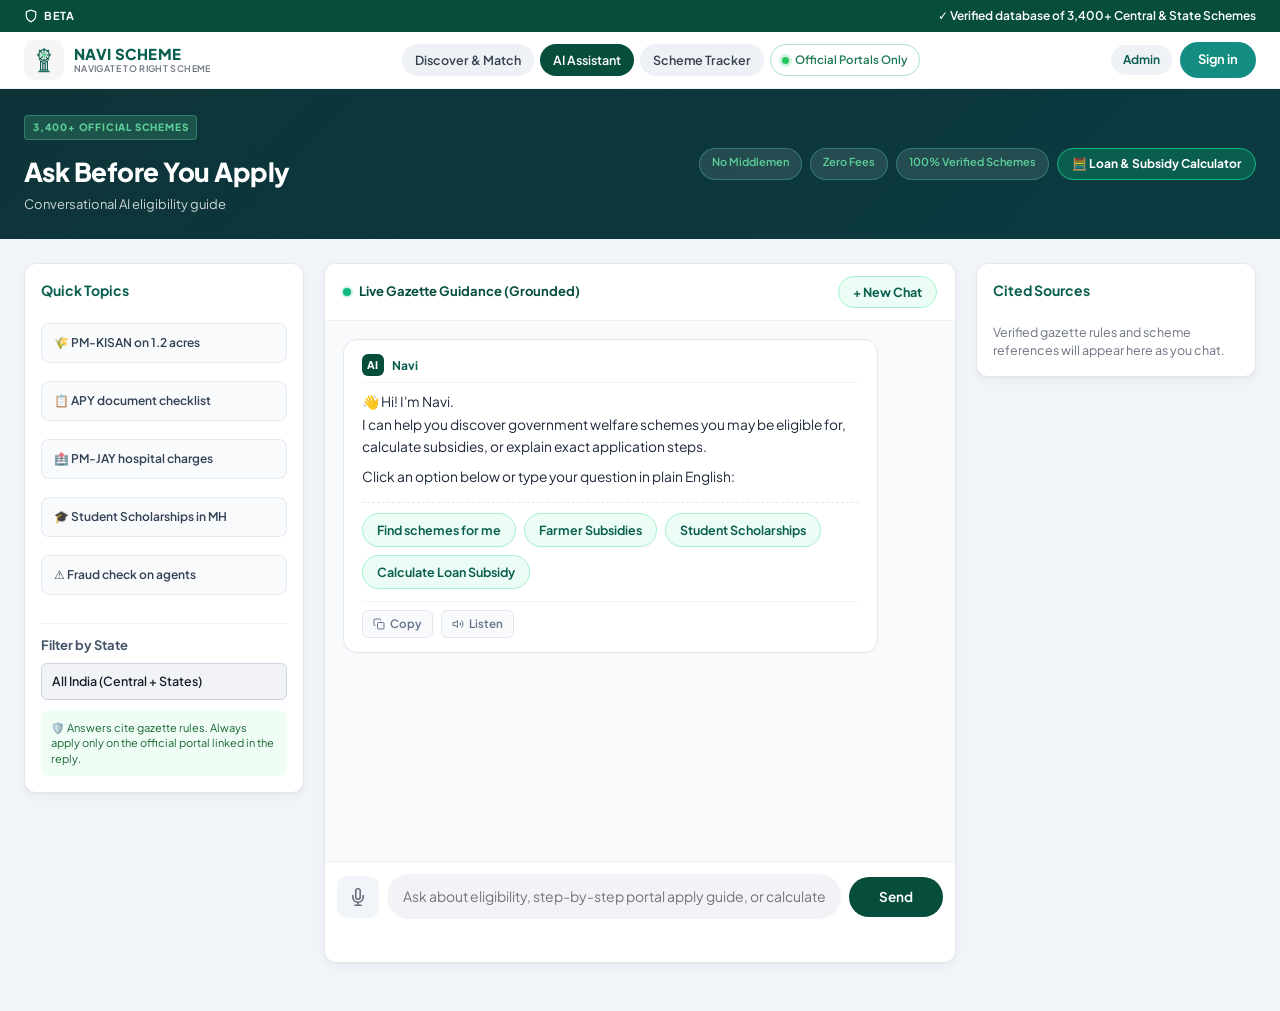
<file: apps/web/public/assistant.html>
<!DOCTYPE html>
<html lang="en">

<head>
  <meta charset="UTF-8" />
  <meta name="viewport" content="width=device-width, initial-scale=1.0" />
  <title>AI Assistant — NAVI SCHEME</title>
  <link rel="preconnect" href="https://fonts.googleapis.com" />
  <link rel="preconnect" href="https://fonts.gstatic.com" crossorigin />
  <link href="https://fonts.googleapis.com/css2?family=Plus+Jakarta+Sans:wght@400;500;600;700;800&display=swap"
    rel="stylesheet" />
  <link rel="stylesheet" href="styles.css" />
</head>

<body>
  <div data-chrome="assistant"></div>

  <section class="page-hero">
    <div class="page-hero-inner">
      <div>
        <span class="hero-badge">3,400+ OFFICIAL SCHEMES</span>
        <h1>Ask Before You Apply</h1>
        <p>Conversational AI eligibility guide</p>
      </div>
      <div class="page-hero-pills">
        <span>No Middlemen</span>
        <span>Zero Fees</span>
        <span>100% Verified Schemes</span>
        <button type="button" class="btn btn-calc-pill" id="openCalcBtn"
          style="background:#0a5e4f;color:#fff;border:1px solid #10b981;cursor:pointer;padding:6px 14px;border-radius:999px;font-size:12px;font-weight:700;">🧮
          Loan &amp; Subsidy Calculator</button>
      </div>
    </div>
  </section>

  <main class="main">
    <div class="assistant-layout">
      <!-- Left: Prompts & Profile preferences -->
      <aside class="panel prompts-panel">
        <h2>Quick Topics</h2>
        <button type="button" class="prompt-chip"
          data-prompt="Am I eligible for PM-KISAN if I own 1.2 acres in Uttar Pradesh?">
          🌾 PM-KISAN on 1.2 acres
        </button>
        <button type="button" class="prompt-chip" data-prompt="What documents do I need for Atal Pension Yojana?">
          📋 APY document checklist
        </button>
        <button type="button" class="prompt-chip" data-prompt="Is Ayushman Bharat free at empaneled hospitals?">
          🏥 PM-JAY hospital charges
        </button>
        <button type="button" class="prompt-chip"
          data-prompt="What schemes are available for college students in Maharashtra?">
          🎓 Student Scholarships in MH
        </button>
        <button type="button" class="prompt-chip"
          data-prompt="Can someone on WhatsApp charge me a fee to apply for PMMVY?">
          ⚠️ Fraud check on agents
        </button>

        <div style="margin-top: 10px; border-top: 1px solid #eef0f4; padding-top: 12px;">
          <h3 style="font-size: 13px; font-weight: 700; color: #475569; margin-bottom: 8px;">Filter by State</h3>
          <div class="select-wrap">
            <select id="profileState"
              style="width: 100%; padding: 8px 10px; font-size: 12.5px; border-radius: 6px; border: 1px solid #cbd5e1;">
              <option value="All India">All India (Central + States)</option>
              <option value="Maharashtra">Maharashtra</option>
              <option value="Uttar Pradesh">Uttar Pradesh</option>
              <option value="Madhya Pradesh">Madhya Pradesh</option>
              <option value="Karnataka">Karnataka</option>
              <option value="Bihar">Bihar</option>
              <option value="Tamil Nadu">Tamil Nadu</option>
              <option value="Rajasthan">Rajasthan</option>
              <option value="Gujarat">Gujarat</option>
              <option value="West Bengal">West Bengal</option>
              <option value="Delhi">Delhi</option>
              <option value="Kerala">Kerala</option>
              <option value="Punjab">Punjab</option>
              <option value="Haryana">Haryana</option>
              <option value="Andhra Pradesh">Andhra Pradesh</option>
              <option value="Telangana">Telangana</option>
              <option value="Odisha">Odisha</option>
              <option value="Assam">Assam</option>
            </select>
          </div>
        </div>

        <div class="panel-note" style="margin-top: auto;">
          🛡️ Answers cite gazette rules. Always apply only on the official portal linked in the reply.
        </div>
      </aside>

      <!-- Center: Main Chat Panel -->
      <section class="panel chat-panel">
        <div class="chat-header">
          <div class="chat-header-title">
            <span class="chat-status-dot"></span>
            <span>Live Gazette Guidance (Grounded)</span>
          </div>
          <button type="button" class="btn btn-new-chat" id="clearChatBtn" title="Start a fresh conversation">
            + New Chat
          </button>
        </div>
        <div class="chat-log" id="chatLog" aria-live="polite"></div>
        <form class="chat-form" id="chatForm">
          <button type="button" class="btn-mic" id="micBtn" title="Voice Input" aria-label="Voice Input">
            <svg width="18" height="18" viewBox="0 0 24 24" fill="none" stroke="currentColor" stroke-width="2.2"
              stroke-linecap="round" stroke-linejoin="round">
              <path d="M12 1a3 3 0 0 0-3 3v8a3 3 0 0 0 6 0V4a3 3 0 0 0-3-3z" />
              <path d="M19 10v2a7 7 0 0 1-14 0v-2" />
              <line x1="12" y1="19" x2="12" y2="23" />
              <line x1="8" y1="23" x2="16" y2="23" />
            </svg>
          </button>
          <input id="chatInput" type="text" autocomplete="off"
            placeholder="Ask about eligibility, step-by-step portal apply guide, or calculate loan subsidy..." />
          <button class="btn btn-search" type="submit" id="sendBtn" style="width: 94px;">Send</button>
        </form>
      </section>

      <!-- Right: Cited Sources Sidebar -->
      <aside class="panel sources-panel" id="sourcesPanel">
        <h2>Cited Sources</h2>
        <div id="sourcesList" class="sources-list">
          <p class="muted" style="font-size: 12.5px;">Verified gazette rules and scheme references will appear here as
            you chat.</p>
        </div>
      </aside>
    </div>
  </main>

  <!-- Step-by-Step How to Apply Modal -->
  <div class="modal" id="stepsModal" role="dialog" aria-modal="true">
    <div class="modal-backdrop"></div>
    <div class="modal-dialog">
      <div class="modal-header">
        <h3 id="modalSchemeTitle">How to Apply</h3>
        <button type="button" class="modal-close" id="closeStepsModal" aria-label="Close">✕</button>
      </div>
      <div class="modal-body" id="modalStepsBody">
        <p>Loading official portal steps...</p>
      </div>
      <div class="modal-footer">
        <button type="button" class="btn btn-apply" id="modalDoneBtn">Done</button>
      </div>
    </div>
  </div>

  <!-- Loan & Subsidy Calculator Modal -->
  <div class="modal" id="calcModal" role="dialog" aria-modal="true">
    <div class="modal-backdrop"></div>
    <div class="modal-dialog">
      <div class="modal-header">
        <h3>Government Loan &amp; Subsidy Calculator</h3>
        <button type="button" class="modal-close" id="closeCalcModal" aria-label="Close">✕</button>
      </div>
      <div class="modal-body">
        <div style="display: grid; grid-template-columns: 1fr 1fr; gap: 14px; margin-bottom: 16px;">
          <div>
            <label class="field-label" for="calcAmount">PROJECT / LOAN AMOUNT (₹)</label>
            <input type="number" id="calcAmount" class="text-input" value="100000" min="5000" step="5000" />
          </div>
          <div>
            <label class="field-label" for="calcScheme">SCHEME PROGRAM</label>
            <select id="calcScheme" class="text-input">
              <option value="PMEGP">PMEGP (Prime Minister Employment Generation)</option>
              <option value="MUDRA_SHISHU">PM Mudra (Shishu - up to ₹50k)</option>
              <option value="MUDRA_KISHORE">PM Mudra (Kishore - ₹50k to ₹5L)</option>
              <option value="MUDRA_TARUN">PM Mudra (Tarun - ₹5L to ₹10L)</option>
              <option value="STANDUP_INDIA">Stand-Up India (SC/ST/Women)</option>
            </select>
          </div>
          <div>
            <label class="field-label" for="calcCategory">BENEFICIARY CATEGORY</label>
            <select id="calcCategory" class="text-input">
              <option value="General">General Category</option>
              <option value="SC">SC / ST</option>
              <option value="OBC">OBC</option>
              <option value="Women">Women Entrepreneur</option>
              <option value="Minority">Minority Community</option>
              <option value="Divyang">Divyang / Specially Abled</option>
            </select>
          </div>
          <div>
            <label class="field-label" for="calcArea">LOCATION / AREA</label>
            <select id="calcArea" class="text-input">
              <option value="Urban">Urban Area</option>
              <option value="Rural">Rural Area (Higher Subsidy)</option>
            </select>
          </div>
        </div>

        <button type="button" id="runCalcBtn" class="btn btn-evaluate" style="width: 100%;">
          Calculate Subsidy &amp; Monthly EMI
        </button>

        <div id="calcResults" class="calc-results-box"
          style="display:none; margin-top: 18px; padding: 16px; background: #f8fafc; border-radius: 10px; border: 1px solid #e2e8f0;">
          <div
            style="display: grid; grid-template-columns: repeat(4, 1fr); gap: 10px; text-align: center; margin-bottom: 12px;">
            <div class="calc-stat-card">
              <span class="calc-stat-label">Govt Subsidy</span>
              <strong id="resSubsidy" class="calc-stat-val" style="color:#047857;">-</strong>
            </div>
            <div class="calc-stat-card">
              <span class="calc-stat-label">Own Margin</span>
              <strong id="resMargin" class="calc-stat-val">-</strong>
            </div>
            <div class="calc-stat-card">
              <span class="calc-stat-label">Net Bank Loan</span>
              <strong id="resLoan" class="calc-stat-val">-</strong>
            </div>
            <div class="calc-stat-card">
              <span class="calc-stat-label">Estimated EMI</span>
              <strong id="resEMI" class="calc-stat-val" style="color:#2563eb;">-</strong>
            </div>
          </div>
          <p id="resSummary"
            style="font-size: 13px; color: #334155; line-height: 1.5; background: #fff; padding: 10px 14px; border-radius: 8px; border: 1px solid #cbd5e1;">
          </p>
        </div>
      </div>
      <div class="modal-footer" style="display:flex; justify-content:space-between;">
        <button type="button" class="btn btn-ghost" id="askAiAboutCalcBtn">Ask AI for Guidance</button>
        <button type="button" class="btn btn-apply"
          onclick="document.getElementById('calcModal').classList.remove('open')">Close</button>
      </div>
    </div>
  </div>

  <script src="site.js"></script>
  <script src="assistant.js"></script>
</body>

</html>
</file>
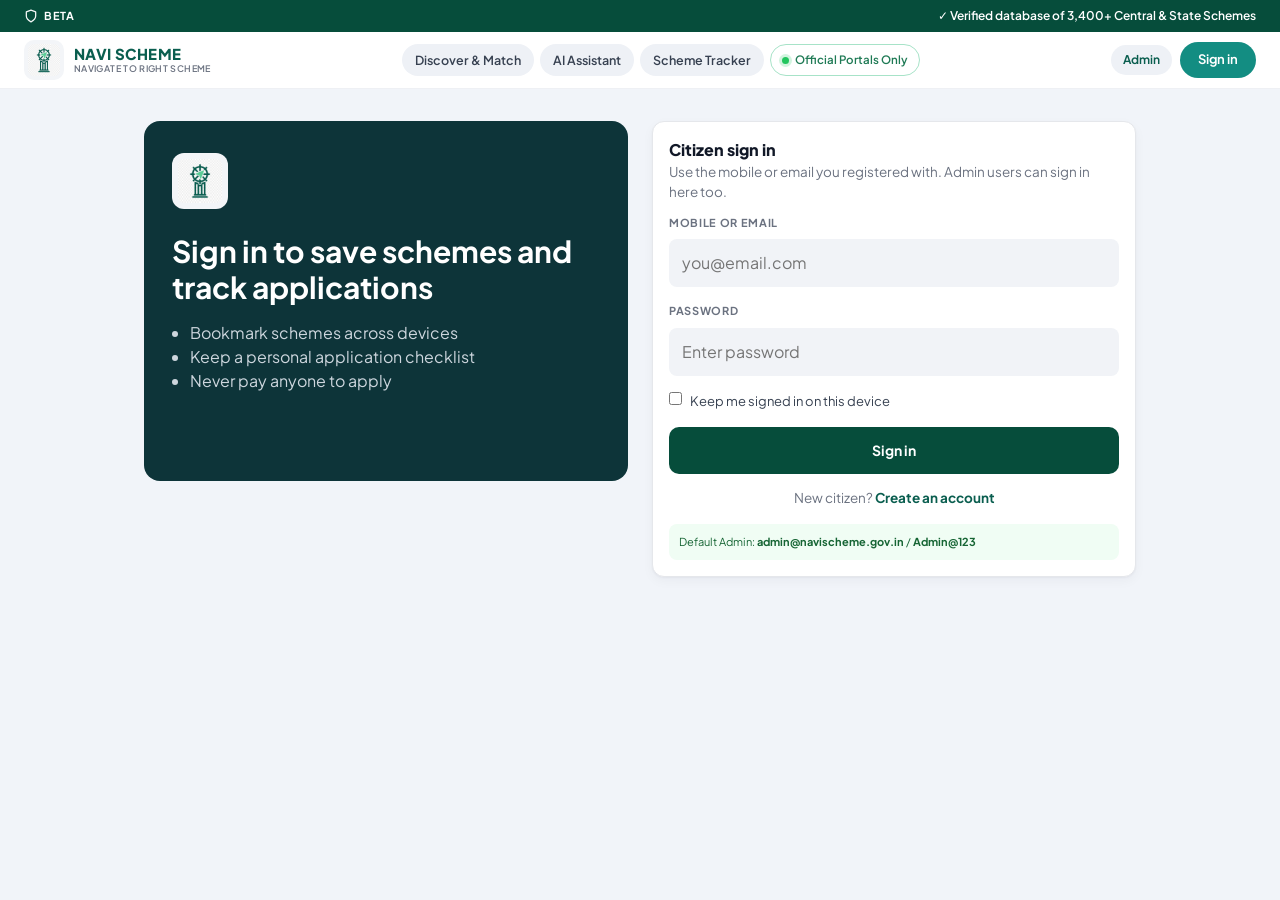
<file: apps/web/public/login.html>
<!DOCTYPE html>
<html lang="en">

<head>
  <meta charset="UTF-8" />
  <meta name="viewport" content="width=device-width, initial-scale=1.0" />
  <title>Sign in — NAVI SCHEME</title>
  <link rel="preconnect" href="https://fonts.googleapis.com" />
  <link rel="preconnect" href="https://fonts.gstatic.com" crossorigin />
  <link href="https://fonts.googleapis.com/css2?family=Plus+Jakarta+Sans:wght@400;500;600;700;800&display=swap"
    rel="stylesheet" />
  <link rel="stylesheet" href="styles.css" />
</head>

<body class="auth-body">
  <div data-chrome="auth"></div>
  <main class="auth-shell">
    <section class="auth-brand">
      <img src="logo.png" alt="" class="auth-logo" />
      <h1>Sign in to save schemes and track applications</h1>
      <ul>
        <li>Bookmark schemes across devices</li>
        <li>Keep a personal application checklist</li>
        <li>Never pay anyone to apply</li>
      </ul>
    </section>
    <section class="panel auth-card">
      <h2>Citizen sign in</h2>
      <p class="muted">Use the mobile or email you registered with. Admin users can sign in here too.</p>
      <form id="loginForm" class="auth-form">
        <label class="field-label" for="loginId">MOBILE OR EMAIL</label>
        <input id="loginId" class="text-input" type="text" required placeholder="you@email.com" />
        <label class="field-label" for="loginPass">PASSWORD</label>
        <input id="loginPass" class="text-input" type="password" required placeholder="Enter password" />
        <label class="check-row"><input type="checkbox" /> Keep me signed in on this device</label>
        <div id="authErrorBox"
          style="display:none; margin-bottom:12px; padding:10px 14px; background:#fef2f2; border:1px solid #fecaca; border-radius:6px; font-size:13px; color:#b91c1c; font-weight:500;">
        </div>
        <button class="btn btn-evaluate" id="loginSubmitBtn" type="submit">Sign in</button>
        <p class="auth-switch">New citizen? <a href="signup.html">Create an account</a></p>
        <p class="panel-note">Default Admin: <strong>admin@navischeme.gov.in</strong> / <strong>Admin@123</strong></p>
      </form>
    </section>
  </main>
  <script src="site.js"></script>
  <script src="auth.js"></script>
</body>

</html>
</file>
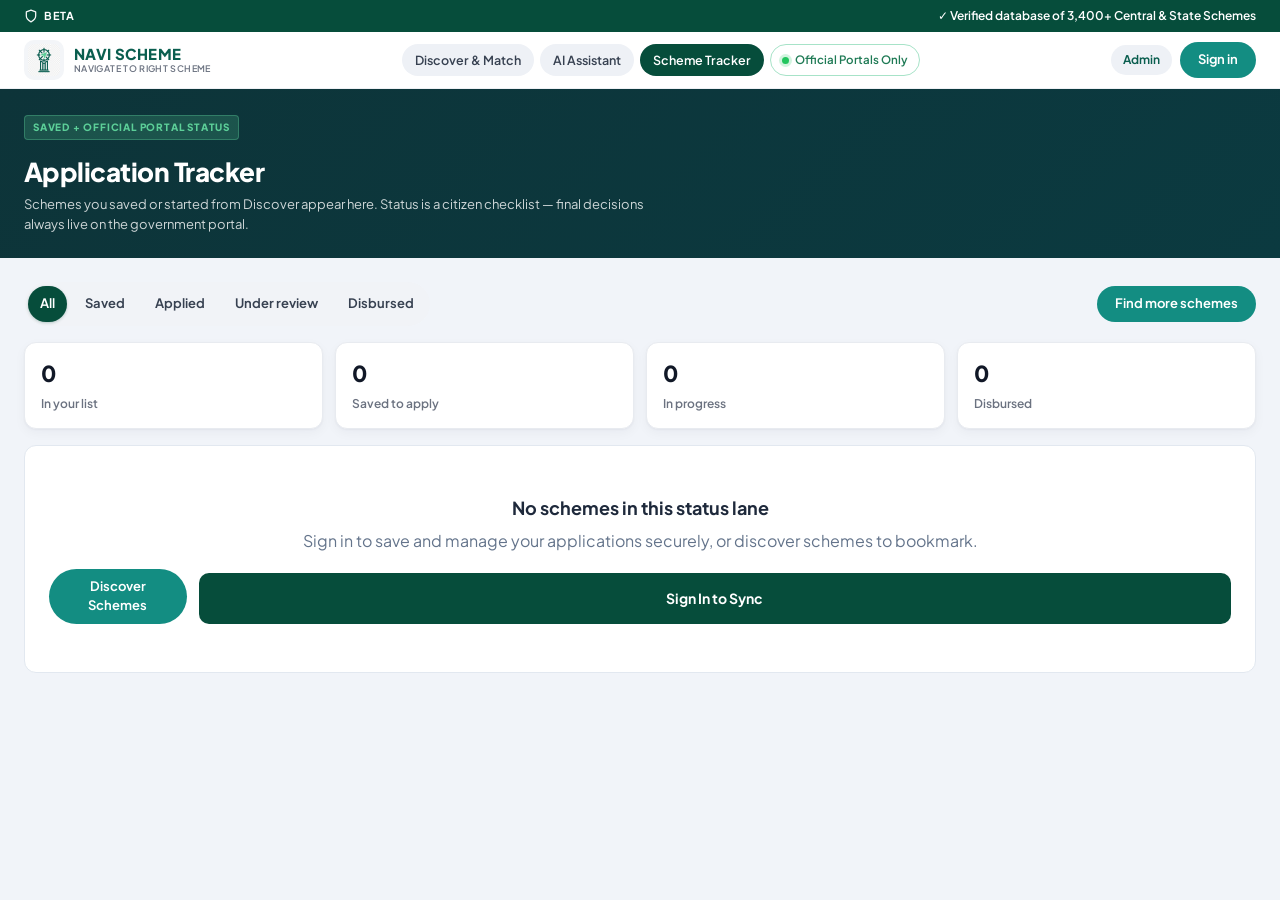
<file: apps/web/public/tracker.html>
<!DOCTYPE html>
<html lang="en">
<head>
  <meta charset="UTF-8" />
  <meta name="viewport" content="width=device-width, initial-scale=1.0" />
  <title>Application Tracker — NAVI SCHEME</title>
  <link rel="preconnect" href="https://fonts.googleapis.com" />
  <link rel="preconnect" href="https://fonts.gstatic.com" crossorigin />
  <link href="https://fonts.googleapis.com/css2?family=Plus+Jakarta+Sans:wght@400;500;600;700;800&display=swap" rel="stylesheet" />
  <link rel="stylesheet" href="styles.css" />
</head>
<body>
  <div data-chrome="tracker"></div>

  <section class="page-hero">
    <div class="page-hero-inner">
      <div>
        <span class="hero-badge">SAVED + OFFICIAL PORTAL STATUS</span>
        <h1>Application Tracker</h1>
        <p>Schemes you saved or started from Discover appear here. Status is a citizen checklist — final decisions always live on the government portal.</p>
      </div>
    </div>
  </section>

  <main class="main">
    <div class="tracker-toolbar">
      <div class="seg filter-seg" id="statusFilters" role="tablist">
        <button type="button" class="seg-btn active" data-filter="all">All</button>
        <button type="button" class="seg-btn" data-filter="saved">Saved</button>
        <button type="button" class="seg-btn" data-filter="applied">Applied</button>
        <button type="button" class="seg-btn" data-filter="under_review">Under review</button>
        <button type="button" class="seg-btn" data-filter="disbursed">Disbursed</button>
      </div>
      <a class="btn btn-signin" href="index.html">Find more schemes</a>
    </div>
    <div class="tracker-stats" id="trackerStats"></div>
    <div class="tracker-list" id="trackerList"></div>
  </main>

  <script src="site.js"></script>
  <script src="tracker.js"></script>
</body>
</html>
</file>
<file: apps/web/public/styles.css>
:root {
  --teal-deep: #0a5e4f;
  --teal-dark: #064d3b;
  --teal-mid: #0b6b58;
  --teal-signin: #138d82;
  --teal-hero: #0d3439;
  --teal-hero-stat: rgba(38, 73, 77, 0.85);
  --mint: #5ccf98;
  --mint-soft: #ecfdf5;
  --mint-badge: #d1fae9;
  --mint-text: #047857;
  --eligible-bg: #e6f7ef;
  --eligible-text: #1f7a55;
  --alert-bg: #fef3c6;
  --alert-text: #92400e;
  --page-bg: #f1f4f9;
  --nav-pill: #eef1f6;
  --input-bg: #f1f3f7;
  --text: #111827;
  --text-muted: #6b7280;
  --text-soft: #9ca3af;
  --border: #e5e7eb;
  --white: #ffffff;
  --shadow-card: 0 1px 2px rgba(16, 24, 40, 0.04), 0 4px 12px rgba(16, 24, 40, 0.04);
  --radius: 12px;
  --radius-sm: 8px;
  --font: "Plus Jakarta Sans", system-ui, sans-serif;
}

*,
*::before,
*::after {
  box-sizing: border-box;
  margin: 0;
  padding: 0;
}

html {
  scroll-behavior: smooth;
}

body {
  font-family: var(--font);
  color: var(--text);
  background: var(--page-bg);
  line-height: 1.5;
  -webkit-font-smoothing: antialiased;
  min-width: 320px;
}

button,
input,
select {
  font: inherit;
}

button {
  cursor: pointer;
  border: none;
  background: none;
}

a {
  text-decoration: none;
  color: inherit;
}

/* ——— Top bar ——— */
.topbar {
  background: var(--teal-dark);
  color: #fff;
  font-size: 12px;
  font-weight: 500;
}

.topbar-inner {
  max-width: 1280px;
  margin: 0 auto;
  padding: 7px 24px;
  display: flex;
  align-items: center;
  justify-content: space-between;
  gap: 16px;
}

.topbar-left {
  display: flex;
  align-items: center;
  gap: 6px;
}

.shield-icon {
  opacity: 0.95;
}

.beta {
  letter-spacing: 0.06em;
  font-weight: 700;
  font-size: 11px;
}

.topbar-right {
  display: flex;
  align-items: center;
  gap: 18px;
  flex-wrap: wrap;
  justify-content: flex-end;
}

.topbar-strong {
  font-weight: 600;
}

.topbar-muted {
  color: rgba(255, 255, 255, 0.72);
  font-weight: 500;
}

/* ——— Header ——— */
.header {
  background: var(--white);
  border-bottom: 1px solid #eef0f4;
  position: sticky;
  top: 0;
  z-index: 50;
}

.header-inner {
  max-width: 1280px;
  margin: 0 auto;
  padding: 8px 24px;
  display: flex;
  align-items: center;
  justify-content: space-between;
  gap: 16px;
  min-height: 56px;
}

.brand {
  display: flex;
  align-items: center;
  gap: 10px;
  flex-shrink: 0;
}

.brand-logo {
  width: 40px;
  height: 40px;
  object-fit: contain;
  display: block;
  background: #f3f5f8;
  border-radius: 10px;
  padding: 4px;
}

.brand-text {
  display: flex;
  flex-direction: column;
  line-height: 1.15;
}

.brand-name {
  font-weight: 800;
  font-size: 15px;
  letter-spacing: 0.02em;
  color: var(--teal-deep);
}

.brand-tagline {
  font-size: 9px;
  font-weight: 600;
  letter-spacing: 0.04em;
  color: var(--text-muted);
  margin-top: 2px;
}

.nav {
  display: flex;
  align-items: center;
  gap: 6px;
  flex: 1;
  justify-content: center;
  flex-wrap: nowrap;
  min-width: 0;
}

.nav-link {
  font-size: 12.5px;
  font-weight: 600;
  color: #374151;
  background: var(--nav-pill);
  padding: 7px 13px;
  border-radius: 999px;
  white-space: nowrap;
  transition: background 0.15s, color 0.15s;
}

.nav-link:hover {
  background: #e4e8f0;
}

.nav-link.active {
  background: var(--teal-dark);
  color: #fff;
}

.trust-pill {
  display: inline-flex;
  align-items: center;
  gap: 6px;
  font-size: 11.5px;
  font-weight: 600;
  color: var(--eligible-text);
  background: #fff;
  border: 1.5px solid #a7e3c8;
  padding: 6px 11px;
  border-radius: 999px;
  white-space: nowrap;
  flex-shrink: 0;
}

.trust-dot {
  width: 7px;
  height: 7px;
  border-radius: 50%;
  background: #22c55e;
  box-shadow: 0 0 0 3px rgba(34, 197, 94, 0.2);
}

.header-actions {
  display: flex;
  align-items: center;
  gap: 8px;
  flex-shrink: 0;
  flex-wrap: nowrap;
}

.user-pill {
  display: flex;
  align-items: center;
  gap: 8px;
  font-size: 13px;
  font-weight: 600;
  color: var(--text, #1e293b);
  white-space: nowrap;
}

.user-name-text {
  max-width: 150px;
  overflow: hidden;
  text-overflow: ellipsis;
  white-space: nowrap;
  display: inline-block;
  vertical-align: middle;
}

.btn {
  display: inline-flex;
  align-items: center;
  justify-content: center;
  gap: 8px;
  font-weight: 650;
  border-radius: 999px;
  transition: transform 0.12s, filter 0.12s, background 0.12s;
}

.btn:active {
  transform: scale(0.98);
}

.btn-ghost {
  background: var(--nav-pill);
  color: var(--teal-deep);
  padding: 8px 16px;
  font-size: 13px;
}

.btn-ghost:hover {
  background: #e4e8f0;
}

.btn-signin {
  background: var(--teal-signin);
  color: #fff;
  padding: 8px 18px;
  font-size: 13px;
}

.btn-signin:hover {
  filter: brightness(1.06);
}

/* ——— Hero ——— */
.hero {
  background: var(--teal-hero);
  color: #fff;
}

.hero-inner {
  max-width: 1280px;
  margin: 0 auto;
  padding: 36px 24px 40px;
  display: grid;
  grid-template-columns: 1fr auto;
  gap: 40px;
  align-items: center;
}

.hero-badge {
  display: inline-flex;
  align-items: center;
  font-size: 11px;
  font-weight: 700;
  letter-spacing: 0.05em;
  color: var(--mint);
  background: rgba(92, 207, 152, 0.1);
  border: 1px solid rgba(92, 207, 152, 0.35);
  padding: 6px 14px;
  border-radius: 999px;
  margin-bottom: 16px;
}

.hero-copy h1 {
  font-size: clamp(28px, 3.4vw, 40px);
  font-weight: 800;
  letter-spacing: -0.02em;
  line-height: 1.15;
  margin-bottom: 12px;
}

.hero-copy p {
  max-width: 620px;
  font-size: 15px;
  line-height: 1.65;
  color: rgba(226, 232, 240, 0.88);
  font-weight: 450;
}

.hero-stats {
  display: flex;
  flex-direction: column;
  gap: 12px;
  min-width: 200px;
}

.stat-card {
  background: var(--teal-hero-stat);
  border: 1px solid rgba(255, 255, 255, 0.08);
  border-radius: 10px;
  padding: 16px 22px;
  min-width: 200px;
}

.stat-value {
  font-size: 28px;
  font-weight: 800;
  letter-spacing: -0.02em;
  line-height: 1.1;
}

.stat-label {
  margin-top: 4px;
  font-size: 11px;
  font-weight: 700;
  letter-spacing: 0.06em;
  color: var(--mint);
}

/* ——— Alert ——— */
.alert-banner {
  background: var(--alert-bg);
  border-top: 1px solid rgba(13, 52, 57, 0.15);
}

.alert-inner {
  max-width: 1280px;
  margin: 0 auto;
  padding: 12px 24px;
  display: flex;
  align-items: flex-start;
  gap: 10px;
  color: var(--alert-text);
  font-size: 13px;
  line-height: 1.5;
}

.alert-inner svg {
  flex-shrink: 0;
  margin-top: 2px;
}

.alert-inner strong {
  font-weight: 700;
}

/* ——— Main layout ——— */
.main {
  padding: 24px 0 48px;
}

.main-inner {
  max-width: 1280px;
  margin: 0 auto;
  padding: 0 24px;
  display: grid;
  grid-template-columns: 280px 1fr;
  gap: 22px;
  align-items: start;
}

/* ——— Eligibility Engine ——— */
.engine {
  background: var(--white);
  border: 1px solid #e8ebf0;
  border-radius: var(--radius);
  box-shadow: var(--shadow-card);
  padding: 20px 18px 18px;
  position: sticky;
  top: 72px;
}

.engine h2 {
  font-size: 17px;
  font-weight: 800;
  margin-bottom: 18px;
  letter-spacing: -0.01em;
}

.field {
  margin-bottom: 18px;
}

.field-label {
  display: block;
  font-size: 11px;
  font-weight: 700;
  letter-spacing: 0.06em;
  color: var(--text-muted);
  margin-bottom: 8px;
}

.field-label-row {
  display: flex;
  align-items: baseline;
  justify-content: space-between;
  margin-bottom: 8px;
}

.field-label-row .field-label {
  margin-bottom: 0;
}

.age-value {
  font-size: 13px;
  font-weight: 800;
  color: var(--teal-deep);
}

.select-wrap {
  position: relative;
}

.select-wrap select {
  width: 100%;
  appearance: none;
  background: var(--input-bg);
  border: 1px solid transparent;
  border-radius: var(--radius-sm);
  padding: 11px 36px 11px 12px;
  font-size: 13px;
  font-weight: 550;
  color: var(--text);
  outline: none;
  cursor: pointer;
}

.select-wrap select:focus {
  border-color: rgba(10, 94, 79, 0.35);
  box-shadow: 0 0 0 3px rgba(10, 94, 79, 0.1);
}

.select-chevron {
  position: absolute;
  right: 12px;
  top: 50%;
  transform: translateY(-50%);
  color: var(--text-muted);
  pointer-events: none;
}

/* Slider */
.slider-wrap input[type="range"] {
  -webkit-appearance: none;
  appearance: none;
  width: 100%;
  height: 6px;
  border-radius: 999px;
  background: linear-gradient(to right,
      var(--teal-deep) 0%,
      var(--teal-deep) var(--pct, 42.5%),
      #dde1e8 var(--pct, 42.5%),
      #dde1e8 100%);
  outline: none;
}

.slider-wrap input[type="range"]::-webkit-slider-thumb {
  -webkit-appearance: none;
  width: 18px;
  height: 18px;
  border-radius: 50%;
  background: var(--teal-deep);
  border: 3px solid #fff;
  box-shadow: 0 0 0 1px var(--teal-deep), 0 2px 6px rgba(0, 0, 0, 0.15);
  cursor: pointer;
}

.slider-wrap input[type="range"]::-moz-range-thumb {
  width: 18px;
  height: 18px;
  border-radius: 50%;
  background: var(--teal-deep);
  border: 3px solid #fff;
  box-shadow: 0 0 0 1px var(--teal-deep);
  cursor: pointer;
}

.slider-marks {
  display: flex;
  justify-content: space-between;
  margin-top: 8px;
  font-size: 11px;
  color: var(--text-soft);
  font-weight: 550;
}

/* Gender segment */
.seg {
  display: grid;
  grid-template-columns: repeat(3, 1fr);
  gap: 6px;
  background: var(--input-bg);
  padding: 4px;
  border-radius: 999px;
}

.seg-btn {
  padding: 8px 6px;
  border-radius: 999px;
  font-size: 13px;
  font-weight: 650;
  color: #374151;
  transition: background 0.15s, color 0.15s;
}

.seg-btn.active {
  background: var(--teal-dark);
  color: #fff;
  box-shadow: 0 1px 3px rgba(6, 77, 59, 0.25);
}

.btn-evaluate {
  width: 100%;
  background: var(--teal-dark);
  color: #fff;
  border-radius: 10px;
  padding: 13px 16px;
  font-size: 14px;
  font-weight: 700;
  margin-top: 4px;
}

.btn-evaluate:hover {
  filter: brightness(1.08);
}

.reset-link {
  display: block;
  width: 100%;
  text-align: center;
  margin-top: 14px;
  font-size: 13px;
  font-weight: 600;
  color: var(--text-muted);
}

.reset-link:hover {
  color: var(--teal-deep);
}

/* ——— Results ——— */
.results {
  min-width: 0;
}

.search-bar {
  display: flex;
  align-items: center;
  gap: 0;
  background: var(--white);
  border: 1px solid #e4e8ef;
  border-radius: 999px;
  padding: 6px 6px 6px 16px;
  box-shadow: var(--shadow-card);
  margin-bottom: 20px;
}

.search-icon {
  color: var(--text-soft);
  flex-shrink: 0;
}

.search-bar input {
  flex: 1;
  border: none;
  outline: none;
  background: transparent;
  padding: 10px 12px;
  font-size: 14px;
  color: var(--text);
  min-width: 0;
}

.search-bar input::placeholder {
  color: var(--text-soft);
}

.btn-search {
  background: var(--teal-dark);
  color: #fff;
  border-radius: 999px;
  padding: 10px 22px;
  font-size: 13.5px;
  flex-shrink: 0;
}

.btn-search:hover {
  filter: brightness(1.08);
}

.results-header {
  margin-bottom: 16px;
}

.results-header h2 {
  font-size: 20px;
  font-weight: 800;
  letter-spacing: -0.02em;
}

.results-header p {
  margin-top: 4px;
  font-size: 13.5px;
  color: var(--text-muted);
}

/* ——— Scheme cards ——— */
.scheme-grid {
  display: grid;
  grid-template-columns: repeat(2, 1fr);
  gap: 16px;
}

.scheme-card {
  background: var(--white);
  border: 1px solid #e8ebf0;
  border-radius: 14px;
  box-shadow: var(--shadow-card);
  padding: 18px 18px 14px;
  display: flex;
  flex-direction: column;
  gap: 12px;
  animation: cardIn 0.45s ease both;
}

.scheme-card:nth-child(1) {
  animation-delay: 0.05s;
}

.scheme-card:nth-child(2) {
  animation-delay: 0.12s;
}

.scheme-card:nth-child(3) {
  animation-delay: 0.18s;
}

.scheme-card:nth-child(4) {
  animation-delay: 0.24s;
}

@keyframes cardIn {
  from {
    opacity: 0;
    transform: translateY(10px);
  }

  to {
    opacity: 1;
    transform: translateY(0);
  }
}

@keyframes spin {
  from {
    transform: rotate(0deg);
  }
  to {
    transform: rotate(360deg);
  }
}

.card-top {
  display: flex;
  align-items: flex-start;
  justify-content: space-between;
  gap: 10px;
}

.card-meta {
  display: flex;
  align-items: center;
  gap: 8px;
  flex-wrap: wrap;
}

.cat-tag {
  font-size: 10.5px;
  font-weight: 750;
  letter-spacing: 0.04em;
  text-transform: uppercase;
  color: var(--mint-text);
  background: var(--mint-badge);
  padding: 4px 9px;
  border-radius: 6px;
}

.loc-tag {
  font-size: 12px;
  color: var(--text-muted);
  font-weight: 500;
}

.eligible {
  display: inline-flex;
  align-items: center;
  gap: 4px;
  font-size: 11.5px;
  font-weight: 700;
  color: var(--eligible-text);
  background: var(--eligible-bg);
  padding: 5px 10px;
  border-radius: 999px;
  white-space: nowrap;
  flex-shrink: 0;
}

.scheme-card h3 {
  font-size: 16.5px;
  font-weight: 800;
  letter-spacing: -0.015em;
  line-height: 1.3;
  color: #0f172a;
}

.scheme-desc {
  font-size: 13px;
  color: #64748b;
  line-height: 1.55;
  word-break: break-word;
}

.btn-read-more {
  background: none;
  border: none;
  color: #0d9488;
  font-size: 12px;
  font-weight: 700;
  cursor: pointer;
  padding: 0 4px;
  margin-left: 2px;
  text-decoration: underline;
  text-underline-offset: 2px;
  display: inline;
  font-family: inherit;
  transition: color 0.15s ease;
}

.btn-read-more:hover {
  color: #0f766e;
}

.benefits {
  background: var(--mint-soft);
  border-radius: 10px;
  padding: 12px 14px;
}

.benefits-head {
  display: flex;
  align-items: center;
  gap: 7px;
  font-size: 11px;
  font-weight: 800;
  letter-spacing: 0.05em;
  color: var(--teal-deep);
  margin-bottom: 8px;
}

.benefits ul {
  list-style: none;
  display: flex;
  flex-direction: column;
  gap: 4px;
}

.benefits li {
  font-size: 12.5px;
  color: #374151;
  line-height: 1.45;
  padding-left: 12px;
  position: relative;
}

.benefits li::before {
  content: "•";
  position: absolute;
  left: 0;
  color: var(--teal-mid);
  font-weight: 700;
}

.docs-label {
  font-size: 10.5px;
  font-weight: 700;
  letter-spacing: 0.05em;
  color: var(--text-muted);
  margin-bottom: 8px;
}

.doc-list {
  list-style: none;
  display: flex;
  flex-direction: column;
  gap: 7px;
}

.doc-item {
  display: flex;
  align-items: center;
  gap: 9px;
  font-size: 13px;
  color: #374151;
  cursor: pointer;
  user-select: none;
}

.doc-check {
  width: 14px;
  height: 14px;
  border-radius: 3px;
  border: 1.5px solid #94a3b8;
  background: #fff;
  flex-shrink: 0;
  display: grid;
  place-items: center;
  transition: background 0.12s, border-color 0.12s;
}

.doc-item.checked .doc-check {
  background: var(--teal-mid);
  border-color: var(--teal-mid);
}

.doc-item.checked .doc-check::after {
  content: "";
  width: 6px;
  height: 4px;
  border-left: 1.8px solid #fff;
  border-bottom: 1.8px solid #fff;
  transform: rotate(-45deg) translateY(-1px);
}

.doc-item.checked {
  color: #1f2937;
}

.card-actions a {
  width: 100%;
}

.filter-seg .seg-btn {
  white-space: nowrap;
  padding-inline: 12px;
}

.btn-apply {
  background: var(--teal-dark);
  color: #fff;
  border-radius: 9px;
  padding: 11px 12px;
  font-size: 12.5px;
  font-weight: 700;
  white-space: nowrap;
}

.btn-apply:hover {
  filter: brightness(1.08);
}

.btn-ai {
  background: #fff;
  color: var(--teal-deep);
  border: 1.5px solid var(--teal-deep);
  border-radius: 9px;
  padding: 10px 12px;
  font-size: 12.5px;
  font-weight: 700;
  white-space: nowrap;
}

.btn-ai:hover {
  background: var(--mint-soft);
}

.card-footer {
  display: flex;
  align-items: center;
  gap: 18px;
  padding-top: 2px;
}

.footer-link {
  display: inline-flex;
  align-items: center;
  gap: 5px;
  font-size: 12.5px;
  font-weight: 600;
  color: var(--text-muted);
}

.footer-link:hover {
  color: var(--teal-deep);
}

.footer-link.saved {
  color: var(--teal-deep);
}

/* ——— Motion ——— */
.hero-copy,
.hero-stats {
  animation: fadeUp 0.55s ease both;
}

.hero-stats {
  animation-delay: 0.12s;
}

@keyframes fadeUp {
  from {
    opacity: 0;
    transform: translateY(12px);
  }

  to {
    opacity: 1;
    transform: translateY(0);
  }
}

.menu-toggle {
  display: none;
  width: 42px;
  height: 42px;
  border-radius: 10px;
  background: var(--nav-pill);
  flex-direction: column;
  align-items: center;
  justify-content: center;
  gap: 5px;
}

.menu-toggle span {
  display: block;
  width: 16px;
  height: 2px;
  background: var(--teal-dark);
  border-radius: 2px;
}

.mobile-drawer {
  border-top: 1px solid #eef0f4;
  background: #fff;
  padding: 12px 16px 16px;
}

.mobile-nav {
  display: flex;
  flex-direction: column;
  gap: 8px;
}

.mobile-nav .nav-link,
.mobile-nav .trust-pill {
  text-align: center;
}

.btn-ghost.is-current {
  background: var(--teal-dark);
  color: #fff;
}

.page-hero {
  background: var(--teal-hero);
  color: #fff;
}

.page-hero-inner {
  max-width: 1280px;
  margin: 0 auto;
  padding: 28px 24px 32px;
  display: flex;
  justify-content: space-between;
  gap: 24px;
  align-items: flex-end;
}

.page-hero-inner h1 {
  font-size: clamp(24px, 3vw, 36px);
  font-weight: 800;
  letter-spacing: -0.02em;
  margin: 10px 0 8px;
}

.page-hero-inner p {
  max-width: 640px;
  color: rgba(226, 232, 240, 0.88);
  font-size: 14.5px;
}

.page-hero-pills {
  display: flex;
  gap: 8px;
  flex-wrap: wrap;
}

.page-hero-pills span {
  border: 1px solid rgba(92, 207, 152, 0.35);
  color: var(--mint);
  border-radius: 999px;
  padding: 6px 12px;
  font-size: 12px;
  font-weight: 700;
}

.panel {
  background: var(--white);
  border: 1px solid #e8ebf0;
  border-radius: var(--radius);
  box-shadow: var(--shadow-card);
  padding: 18px;
}

.muted {
  color: var(--text-muted);
  font-size: 13.5px;
}

.assistant-layout {
  max-width: 1280px;
  margin: 0 auto;
  padding: 0 24px;
  display: grid;
  grid-template-columns: 240px 1fr 240px;
  gap: 16px;
  align-items: start;
}

.prompts-panel,
.sources-panel {
  display: flex;
  flex-direction: column;
  gap: 10px;
}

.prompts-panel h2,
.sources-panel h2,
.admin-content h2,
.auth-card h2 {
  font-size: 16px;
  font-weight: 800;
}

.prompt-chip {
  text-align: left;
  background: var(--input-bg);
  border-radius: 10px;
  padding: 10px 12px;
  font-size: 13px;
  font-weight: 600;
  color: #374151;
}

.prompt-chip:hover {
  background: var(--mint-soft);
  color: var(--teal-deep);
}

.panel-note {
  font-size: 12px;
  color: var(--text-muted);
  line-height: 1.5;
}

.chat-panel {
  min-height: 560px;
  display: flex;
  flex-direction: column;
  padding: 0;
  overflow: hidden;
}


/* =========================================================
   CHATGPT-STYLE AI ASSISTANT INTERFACE
   ========================================================= */
.page-hero {
  background: linear-gradient(135deg, var(--teal-hero) 0%, #0b3a40 100%);
  color: #fff;
  padding: 24px 0;
}

.page-hero-inner {
  max-width: 1380px;
  margin: 0 auto;
  padding: 0 24px;
  display: flex;
  justify-content: space-between;
  align-items: center;
  flex-wrap: wrap;
  gap: 16px;
}

.hero-badge {
  display: inline-block;
  background: rgba(92, 207, 152, 0.2);
  color: var(--mint);
  font-size: 10px;
  font-weight: 800;
  letter-spacing: 0.08em;
  padding: 4px 8px;
  border-radius: 4px;
  margin-bottom: 6px;
}

.page-hero-inner h1 {
  font-size: 26px;
  font-weight: 800;
  line-height: 1.2;
}

.page-hero-inner p {
  font-size: 13px;
  color: rgba(255, 255, 255, 0.8);
}

.page-hero-pills {
  display: flex;
  gap: 8px;
  flex-wrap: wrap;
}

.page-hero-pills span {
  background: rgba(255, 255, 255, 0.1);
  padding: 5px 12px;
  border-radius: 99px;
  font-size: 11px;
  font-weight: 600;
}

/* Assistant 3-column Layout */
.assistant-layout {
  display: grid;
  grid-template-columns: 280px 1fr 280px;
  gap: 20px;
  align-items: start;
}

.panel {
  background: var(--white);
  border: 1px solid var(--border);
  border-radius: var(--radius);
  padding: 16px;
  box-shadow: var(--shadow-card);
}

.prompts-panel h2,
.sources-panel h2 {
  font-size: 14px;
  font-weight: 700;
  color: var(--teal-deep);
  margin-bottom: 12px;
}

.prompt-chip {
  display: block;
  width: 100%;
  text-align: left;
  background: #f8fafc;
  border: 1px solid #e2e8f0;
  border-radius: 8px;
  padding: 10px 12px;
  margin-bottom: 8px;
  font-size: 12px;
  font-weight: 600;
  color: #334155;
  transition: all 0.15s;
}

.prompt-chip:hover {
  background: var(--mint-soft);
  color: var(--teal-deep);
  border-color: rgba(10, 94, 79, 0.2);
  transform: translateX(2px);
}

.panel-note {
  margin-top: 16px;
  padding: 10px;
  background: #f0fdf4;
  border-radius: 8px;
  font-size: 11px;
  color: #166534;
  line-height: 1.4;
}

/* ChatGPT Chat Panel */
.chat-panel {
  display: flex;
  flex-direction: column;
  height: calc(100vh - 200px);
  min-height: 600px;
  padding: 0;
  overflow: hidden;
}

.chat-panel-header {
  padding: 12px 18px;
  background: #f8fafc;
  border-bottom: 1px solid var(--border);
  display: flex;
  justify-content: space-between;
  align-items: center;
}

.ai-status-indicator {
  display: flex;
  align-items: center;
  gap: 8px;
  font-size: 12px;
  font-weight: 700;
  color: var(--teal-deep);
}

.pulse-dot {
  width: 8px;
  height: 8px;
  background: #10b981;
  border-radius: 50%;
  box-shadow: 0 0 0 3px rgba(16, 185, 129, 0.2);
}

.chat-log {
  flex: 1;
  overflow-y: auto;
  padding: 20px;
  display: flex;
  flex-direction: column;
  gap: 16px;
  background: #f8fafc;
}

/* ChatGPT Bubbles */
.bubble {
  max-width: 90%;
  padding: 14px 18px;
  border-radius: 14px;
  font-size: 14px;
  line-height: 1.6;
  position: relative;
  word-break: break-word;
}

.bubble-user {
  align-self: flex-end;
  background: var(--teal-deep);
  color: #fff;
  border-bottom-right-radius: 4px;
}

.bubble-ai {
  align-self: flex-start;
  background: var(--white);
  border: 1px solid #e2e8f0;
  color: #1e293b;
  border-bottom-left-radius: 4px;
  box-shadow: 0 2px 6px rgba(0, 0, 0, 0.03);
}

.bubble-ai-header {
  display: flex;
  align-items: center;
  gap: 8px;
  font-size: 12px;
  font-weight: 700;
  color: var(--teal-deep);
  margin-bottom: 8px;
  padding-bottom: 6px;
  border-bottom: 1px solid #f1f5f9;
}

.ai-avatar {
  width: 22px;
  height: 22px;
  border-radius: 6px;
  background: var(--teal-deep);
  color: #fff;
  display: inline-flex;
  align-items: center;
  justify-content: center;
  font-size: 11px;
  font-weight: 800;
}

.bubble p {
  margin-bottom: 8px;
}

.bubble p:last-child {
  margin-bottom: 0;
}

.bubble-actions {
  display: flex;
  gap: 8px;
  margin-top: 10px;
  padding-top: 8px;
  border-top: 1px solid #f1f5f9;
}

.bubble-action-btn {
  display: inline-flex;
  align-items: center;
  gap: 4px;
  font-size: 11px;
  font-weight: 600;
  color: var(--text-muted);
  padding: 4px 8px;
  border-radius: 4px;
  background: #f1f5f9;
}

.bubble-action-btn:hover {
  background: #e2e8f0;
  color: var(--text);
}

.cite-note {
  font-size: 11px;
  color: #047857;
  background: #f0fdf4;
  padding: 6px 10px;
  border-radius: 6px;
  margin-top: 8px;
  font-weight: 600;
}

.portal-apply-link {
  display: inline-flex;
  align-items: center;
  gap: 5px;
  color: #047857;
  background: #ecfdf5;
  border: 1px solid #a7f3d0;
  padding: 3px 10px;
  border-radius: 6px;
  font-weight: 700;
  font-size: 12.5px;
  text-decoration: none;
  transition: all 0.15s ease;
  word-break: break-all;
  margin: 2px 0;
}

.portal-apply-link:hover {
  background: #047857;
  color: #ffffff;
  border-color: #047857;
  transform: translateY(-1px);
  box-shadow: 0 2px 6px rgba(4, 120, 87, 0.2);
}

.portal-apply-link svg {
  flex-shrink: 0;
}

.bubble-ai h3, .bubble-ai-h3 {
  font-size: 15px;
  font-weight: 800;
  color: #0f172a;
  margin: 10px 0 4px;
}

.bubble-ai h4, .bubble-ai-h4 {
  font-size: 13.5px;
  font-weight: 700;
  color: #047857;
  margin: 8px 0 3px;
}

.bubble-ai ul, .bubble-ai ol {
  margin: 6px 0 8px 18px;
}

.bubble-ai li {
  margin-bottom: 4px;
  line-height: 1.5;
}

.chat-scheme-card {
  background: #f8fafc;
  border: 1px solid #e2e8f0;
  border-radius: 10px;
  padding: 12px;
  margin-top: 10px;
}

.chat-scheme-card h4 {
  font-size: 13px;
  font-weight: 700;
  color: var(--teal-deep);
  margin-bottom: 4px;
}

.chat-scheme-card p {
  font-size: 12px;
  color: #475569;
  margin-bottom: 8px;
}

.chat-scheme-actions {
  display: flex;
  gap: 6px;
  flex-wrap: wrap;
}

.chat-scheme-btn {
  font-size: 11px;
  font-weight: 700;
  padding: 5px 10px;
  border-radius: 6px;
  background: var(--teal-deep);
  color: #fff;
}

.chat-scheme-btn.secondary {
  background: #e2e8f0;
  color: #334155;
}

/* Interactive Quick Reply Pills */
.quick-replies-wrap {
  display: flex;
  flex-wrap: wrap;
  gap: 8px;
  margin-top: 12px;
  padding-top: 8px;
}

.quick-reply-pill {
  display: inline-flex;
  align-items: center;
  gap: 6px;
  background: #f1f5f9;
  border: 1px solid #cbd5e1;
  color: var(--teal-deep);
  font-size: 12px;
  font-weight: 700;
  padding: 8px 14px;
  border-radius: 99px;
  cursor: pointer;
  transition: all 0.15s ease;
  box-shadow: 0 1px 2px rgba(0, 0, 0, 0.04);
}

.quick-reply-pill:hover {
  background: var(--teal-deep);
  color: #ffffff;
  border-color: var(--teal-deep);
  transform: translateY(-1px);
  box-shadow: 0 4px 8px rgba(10, 94, 79, 0.15);
}

.profile-status-bar {
  display: flex;
  align-items: center;
  gap: 6px;
  background: #f0fdf4;
  border: 1px solid #bbf7d0;
  color: #166534;
  padding: 6px 12px;
  border-radius: 8px;
  font-size: 11px;
  font-weight: 700;
  margin-bottom: 12px;
}

/* Chat Input Bar */
.chat-form {
  padding: 14px 18px;
  background: var(--white);
  border-top: 1px solid var(--border);
  display: flex;
  align-items: center;
  gap: 10px;
}


.chat-form input {
  flex: 1;
  background: var(--input-bg);
  border: 1px solid transparent;
  border-radius: 10px;
  padding: 12px 16px;
  font-size: 14px;
  outline: none;
}

.chat-form input:focus {
  border-color: var(--teal-deep);
  background: #fff;
  box-shadow: 0 0 0 3px rgba(10, 94, 79, 0.1);
}

.btn-mic {
  width: 42px;
  height: 42px;
  border-radius: 10px;
  background: #f1f5f9;
  color: var(--text-muted);
  display: inline-flex;
  align-items: center;
  justify-content: center;
  flex-shrink: 0;
  transition: all 0.15s;
}

.btn-mic:hover {
  background: #e2e8f0;
  color: var(--teal-deep);
}

.btn-mic.recording {
  background: #fee2e2;
  color: #dc2626;
  animation: pulse 1.5s infinite;
}

@keyframes pulse {
  0% {
    transform: scale(1);
  }

  50% {
    transform: scale(1.05);
  }

  100% {
    transform: scale(1);
  }
}

/* Sources panel with vertical scrolling */
.sources-panel {
  display: flex;
  flex-direction: column;
  max-height: 600px;
}

.sources-panel h2 {
  flex-shrink: 0;
  margin-bottom: 12px;
}

.sources-list {
  flex: 1;
  overflow-y: auto;
  overflow-x: hidden;
  max-height: 520px;
  padding-right: 4px;
  scrollbar-width: thin;
  scrollbar-color: #cbd5e1 #f8fafc;
}

.sources-list::-webkit-scrollbar {
  width: 5px;
}

.sources-list::-webkit-scrollbar-track {
  background: #f8fafc;
  border-radius: 4px;
}

.sources-list::-webkit-scrollbar-thumb {
  background: #cbd5e1;
  border-radius: 4px;
}

.sources-list::-webkit-scrollbar-thumb:hover {
  background: #94a3b8;
}

.source-card {
  background: #f8fafc;
  border: 1px solid #e2e8f0;
  border-radius: 8px;
  padding: 10px 12px;
  margin-bottom: 8px;
  font-size: 12px;
}

.source-card strong {
  display: block;
  font-size: 12px;
  color: var(--teal-deep);
  margin-bottom: 2px;
}

.source-card span {
  font-size: 11px;
  color: var(--text-muted);
}

.source-badge {
  display: inline-block;
  font-size: 10px;
  font-weight: 700;
  padding: 2px 6px;
  border-radius: 4px;
  margin-top: 4px;
}

.source-badge.open {
  background: #dcfce7;
  color: #15803d;
}

.source-badge.expired {
  background: #fee2e2;
  color: #b91c1c;
}

/* ——— Step-by-Step & Loan Modals ——— */
.modal-overlay {
  position: fixed;
  inset: 0;
  background: rgba(15, 23, 42, 0.6);
  backdrop-filter: blur(4px);
  z-index: 100;
  display: flex;
  align-items: center;
  justify-content: center;
  padding: 20px;
  opacity: 0;
  pointer-events: none;
  transition: opacity 0.2s ease;
}

.modal-overlay.open {
  opacity: 1;
  pointer-events: auto;
}

.modal-content {
  background: #fff;
  border-radius: 16px;
  max-width: 680px;
  width: 100%;
  max-height: 85vh;
  overflow-y: auto;
  box-shadow: 0 20px 25px -5px rgba(0, 0, 0, 0.2);
  display: flex;
  flex-direction: column;
}

.modal-header {
  padding: 18px 24px;
  border-bottom: 1px solid #e2e8f0;
  display: flex;
  justify-content: space-between;
  align-items: center;
  position: sticky;
  top: 0;
  background: #fff;
  z-index: 10;
}

.modal-header h3 {
  font-size: 18px;
  font-weight: 800;
  color: var(--teal-deep);
}

.modal-close {
  font-size: 20px;
  color: var(--text-muted);
  width: 32px;
  height: 32px;
  border-radius: 8px;
  display: flex;
  align-items: center;
  justify-content: center;
}

.modal-close:hover {
  background: #f1f5f9;
  color: var(--text);
}

.modal-body {
  padding: 24px;
  font-size: 13px;
  line-height: 1.6;
}

.step-item {
  display: flex;
  gap: 14px;
  margin-bottom: 20px;
  position: relative;
}

.step-num {
  width: 32px;
  height: 32px;
  border-radius: 50%;
  background: var(--teal-deep);
  color: #fff;
  font-weight: 800;
  font-size: 13px;
  display: flex;
  align-items: center;
  justify-content: center;
  flex-shrink: 0;
}

.step-info {
  flex: 1;
}

.step-info h4 {
  font-size: 14px;
  font-weight: 700;
  color: #1e293b;
  margin-bottom: 4px;
}

.step-info p {
  color: #475569;
}

.modal-footer {
  padding: 16px 24px;
  border-top: 1px solid #e2e8f0;
  display: flex;
  justify-content: space-between;
  align-items: center;
  background: #f8fafc;
}

/* Loan Calculator Modal Styles */
.calc-grid {
  display: grid;
  grid-template-columns: 1fr 1fr;
  gap: 14px;
  margin-bottom: 16px;
}

.calc-card {
  background: #f8fafc;
  border: 1px solid #e2e8f0;
  border-radius: 10px;
  padding: 14px;
  text-align: center;
}

.calc-card-val {
  font-size: 20px;
  font-weight: 800;
  color: var(--teal-deep);
}

.calc-card-lbl {
  font-size: 11px;
  font-weight: 600;
  color: var(--text-muted);
}

/* Typing indicator */
.typing-bubble {
  display: flex;
  align-items: center;
  gap: 4px;
  padding: 12px 16px;
}

.typing-dot {
  width: 6px;
  height: 6px;
  background: #94a3b8;
  border-radius: 50%;
  animation: typingBounce 1.4s infinite ease-in-out;
}

.typing-dot:nth-child(1) {
  animation-delay: 0s;
}

.typing-dot:nth-child(2) {
  animation-delay: 0.2s;
}

.typing-dot:nth-child(3) {
  animation-delay: 0.4s;
}

@keyframes typingBounce {

  0%,
  80%,
  100% {
    transform: translateY(0);
  }

  40% {
    transform: translateY(-6px);
  }
}

/* Chat Header */

.chat-header {
  display: flex;
  align-items: center;
  justify-content: space-between;
  padding: 12px 18px;
  border-bottom: 1px solid #eef0f4;
  background: #ffffff;
}

.chat-header-title {
  display: flex;
  align-items: center;
  gap: 8px;
  font-size: 13px;
  font-weight: 700;
  color: var(--teal-dark, #064d3b);
}

.chat-status-dot {
  width: 8px;
  height: 8px;
  border-radius: 50%;
  background: #10b981;
  box-shadow: 0 0 0 2px rgba(16, 185, 129, 0.2);
}

.btn-new-chat {
  display: inline-flex;
  align-items: center;
  gap: 6px;
  padding: 6px 14px;
  background: var(--mint-soft, #ecfdf5);
  color: var(--teal-deep, #0a5e4f);
  border: 1px solid #a7f3d0;
  border-radius: 999px;
  font-size: 12.5px;
  font-weight: 700;
  cursor: pointer;
  transition: all 0.15s ease;
}

.btn-new-chat:hover:not(:disabled) {
  background: var(--teal-deep, #0a5e4f);
  color: #ffffff;
  border-color: var(--teal-deep, #0a5e4f);
}

.btn-new-chat:disabled {
  opacity: 0.6;
  cursor: not-allowed;
}

.chat-log {
  flex: 1;
  padding: 18px;
  display: flex;
  flex-direction: column;
  gap: 14px;
  overflow-y: auto;
  max-height: 540px;
}

.bubble {
  max-width: 90%;
  border-radius: 14px;
  padding: 14px 18px;
  font-size: 13.8px;
  line-height: 1.6;
  word-break: break-word;
}

.bubble-ai {
  background: #ffffff;
  color: #1e293b;
  border: 1px solid #e2e8f0;
  box-shadow: 0 1px 3px rgba(0, 0, 0, 0.02);
}

.bubble-ai hr {
  border: 0;
  border-top: 1px solid #e2e8f0;
  margin: 12px 0;
}

.bubble-ai li {
  margin-left: 20px;
  margin-bottom: 5px;
  line-height: 1.55;
}

.bubble-user {
  margin-left: auto;
  background: var(--teal-dark, #064e3b);
  color: #ffffff;
  border-bottom-right-radius: 4px;
}

.cite-note {
  margin-top: 8px;
  font-size: 11.5px;
  opacity: 0.75;
}

.chat-form {
  display: flex;
  gap: 8px;
  padding: 12px;
  border-top: 1px solid #eef0f4;
}

.chat-form input {
  flex: 1;
  border: none;
  background: var(--input-bg);
  border-radius: 999px;
  padding: 12px 16px;
  outline: none;
  min-width: 0;
}

.source-card {
  background: var(--input-bg);
  border-radius: 10px;
  padding: 10px 12px;
  display: flex;
  flex-direction: column;
  gap: 4px;
  font-size: 12.5px;
}

.tracker-toolbar {
  max-width: 1280px;
  margin: 0 auto 16px;
  padding: 0 24px;
  display: flex;
  justify-content: space-between;
  gap: 12px;
  align-items: center;
}

.filter-seg {
  display: flex;
  grid-template-columns: none;
  width: max-content;
  max-width: 100%;
}

.tracker-stats,
.tracker-list {
  max-width: 1280px;
  margin: 0 auto;
  padding: 0 24px;
}

.tracker-stats {
  display: grid;
  grid-template-columns: repeat(4, 1fr);
  gap: 12px;
  margin-bottom: 16px;
}

.mini-stat,
.kpi {
  background: #fff;
  border: 1px solid #e8ebf0;
  border-radius: 12px;
  padding: 14px 16px;
  box-shadow: var(--shadow-card);
}

.mini-stat strong,
.kpi strong {
  display: block;
  font-size: 22px;
  font-weight: 800;
}

.mini-stat span,
.kpi span {
  font-size: 12px;
  color: var(--text-muted);
  font-weight: 600;
}

.tracker-list {
  display: grid;
  grid-template-columns: repeat(2, 1fr);
  gap: 16px;
}

.track-card {
  background: #fff;
  border: 1px solid #e8ebf0;
  border-radius: 14px;
  padding: 18px;
  display: flex;
  flex-direction: column;
  gap: 10px;
  box-shadow: var(--shadow-card);
}

.track-amount {
  font-size: 13px;
  font-weight: 700;
  color: var(--teal-deep);
}

.timeline {
  list-style: none;
  display: grid;
  grid-template-columns: repeat(4, 1fr);
  gap: 6px;
  font-size: 11px;
  color: var(--text-muted);
}

.timeline li {
  display: flex;
  flex-direction: column;
  gap: 6px;
}

.timeline span {
  height: 6px;
  border-radius: 99px;
  background: #e5e7eb;
}

.timeline .done span,
.timeline .now span {
  background: var(--teal-mid);
}

.timeline .now {
  color: var(--teal-deep);
  font-weight: 700;
}

.empty-state {
  grid-column: 1 / -1;
  background: #fff;
  border-radius: 14px;
  padding: 40px 24px;
  text-align: center;
}

.empty-state p {
  color: var(--text-muted);
  margin: 8px 0 16px;
}

.auth-body .header {
  position: sticky;
}

.auth-shell {
  max-width: 1040px;
  margin: 32px auto 48px;
  padding: 0 24px;
  display: grid;
  grid-template-columns: 1fr 1fr;
  gap: 24px;
  align-items: start;
}

.auth-brand {
  background: var(--teal-hero);
  color: #fff;
  border-radius: 16px;
  padding: 32px 28px;
  min-height: 360px;
}

.auth-logo {
  width: 56px;
  height: 56px;
  background: #f3f5f8;
  border-radius: 12px;
  padding: 6px;
  margin-bottom: 18px;
}

.auth-brand h1 {
  font-size: 30px;
  line-height: 1.2;
  margin-bottom: 16px;
}

.auth-brand ul {
  padding-left: 18px;
  color: rgba(226, 232, 240, 0.9);
}

.auth-form .field-label {
  margin-top: 12px;
}

.text-input {
  width: 100%;
  background: var(--input-bg);
  border: 1px solid transparent;
  border-radius: 8px;
  padding: 11px 12px;
  margin-bottom: 4px;
}

.text-input:focus {
  outline: none;
  border-color: rgba(10, 94, 79, 0.35);
  box-shadow: 0 0 0 3px rgba(10, 94, 79, 0.1);
}

.check-row {
  display: flex;
  gap: 8px;
  align-items: flex-start;
  font-size: 13px;
  color: #374151;
  margin: 12px 0;
}

.auth-switch {
  text-align: center;
  margin-top: 14px;
  font-size: 13.5px;
  color: var(--text-muted);
}

.auth-switch a {
  color: var(--teal-deep);
  font-weight: 700;
}

.admin-layout {
  max-width: 1280px;
  margin: 0 auto;
  padding: 0 24px;
  display: grid;
  grid-template-columns: 220px 1fr;
  gap: 16px;
}

.admin-nav {
  display: flex;
  flex-direction: column;
  gap: 8px;
  position: sticky;
  top: 72px;
}

.admin-tab {
  text-align: left;
  padding: 10px 12px;
  border-radius: 10px;
  font-weight: 700;
  font-size: 13.5px;
  color: #374151;
  background: var(--input-bg);
}

.admin-tab.active {
  background: var(--teal-dark);
  color: #fff;
}

.kpi-grid {
  display: grid;
  grid-template-columns: repeat(4, 1fr);
  gap: 12px;
  margin-bottom: 16px;
}

.kpi.warn strong {
  color: #b45309;
}

.ops-list {
  margin-top: 12px;
  padding-left: 18px;
  color: #374151;
  font-size: 14px;
}

.table-wrap {
  overflow-x: auto;
  background: #fff;
  border: 1px solid #e8ebf0;
  border-radius: 12px;
  scrollbar-width: thin;
  scrollbar-color: #cbd5e1 #f8fafc;
}

.table-wrap::-webkit-scrollbar {
  height: 6px;
}

.table-wrap::-webkit-scrollbar-track {
  background: #f8fafc;
  border-radius: 4px;
}

.table-wrap::-webkit-scrollbar-thumb {
  background: #cbd5e1;
  border-radius: 4px;
}

.data-table {
  width: 100%;
  border-collapse: collapse;
  font-size: 13.5px;
  table-layout: auto;
}

.data-table th,
.data-table td {
  padding: 12px 14px;
  text-align: left;
  border-bottom: 1px solid #eef0f4;
  vertical-align: middle;
}

.data-table th {
  font-size: 11px;
  font-weight: 700;
  text-transform: uppercase;
  letter-spacing: 0.05em;
  color: var(--text-muted);
  background: #fafbfc;
  white-space: nowrap;
}

.data-table td {
  white-space: normal;
}

/* Scheme Name Column */
.data-table td:first-child {
  font-weight: 600;
  color: #0f172a;
  max-width: 300px;
  word-break: break-word;
}

/* Ministry Column */
.data-table td:nth-child(2) {
  color: #475569;
  font-size: 12.5px;
  max-width: 240px;
  word-break: break-word;
}

/* State Column */
.data-table td:nth-child(3) {
  white-space: nowrap;
  color: #64748b;
  font-size: 12.5px;
}

/* Status Column */
.data-table td:nth-child(4) {
  white-space: nowrap;
}

/* Actions Column */
.data-table td:nth-child(5) {
  white-space: nowrap;
  text-align: right;
}

.pill-warn {
  display: inline-flex;
  background: var(--alert-bg);
  color: var(--alert-text);
  border-radius: 999px;
  padding: 4px 10px;
  font-size: 12px;
  font-weight: 700;
}

/* ——— AI Chat Bubbles & Interactive Elements ——— */
.bubble-ai-header {
  display: flex;
  align-items: center;
  gap: 8px;
  font-size: 12px;
  font-weight: 700;
  color: var(--teal-deep, #0a5e4f);
  margin-bottom: 8px;
}

.ai-avatar {
  display: inline-flex;
  align-items: center;
  justify-content: center;
  width: 22px;
  height: 22px;
  background: var(--teal-dark, #064d3b);
  color: #ffffff;
  border-radius: 6px;
  font-size: 10.5px;
  font-weight: 800;
  letter-spacing: 0.04em;
}

.typing-bubble {
  display: flex;
  align-items: center;
  gap: 4px;
  padding: 12px 18px;
  max-width: fit-content;
}

.typing-dot {
  width: 6px;
  height: 6px;
  background: var(--teal-mid, #0b6b58);
  border-radius: 50%;
  animation: typingPulse 1.2s infinite ease-in-out;
}

.typing-dot:nth-child(2) {
  animation-delay: 0.2s;
}

.typing-dot:nth-child(3) {
  animation-delay: 0.4s;
}

.typing-dot:nth-child(4) {
  animation-delay: 0.6s;
}

@keyframes typingPulse {

  0%,
  80%,
  100% {
    transform: scale(0.6);
    opacity: 0.4;
  }

  40% {
    transform: scale(1.15);
    opacity: 1;
  }
}

.quick-replies-wrap {
  display: flex;
  flex-wrap: wrap;
  gap: 8px;
  margin-top: 14px;
  padding-top: 10px;
  border-top: 1px dashed #e2e8f0;
}

.quick-reply-pill {
  display: inline-flex;
  align-items: center;
  background: var(--mint-soft, #ecfdf5);
  color: var(--teal-deep, #0a5e4f);
  border: 1.5px solid #a7f3d0;
  border-radius: 999px;
  padding: 6px 14px;
  font-size: 12.5px;
  font-weight: 650;
  cursor: pointer;
  transition: all 0.15s ease;
}

.quick-reply-pill:hover {
  background: var(--teal-dark, #064d3b);
  color: #ffffff;
  border-color: var(--teal-dark, #064d3b);
  transform: translateY(-1px);
}

.bubble-actions {
  display: flex;
  align-items: center;
  gap: 8px;
  margin-top: 12px;
  padding-top: 8px;
  border-top: 1px solid #f1f5f9;
}

.bubble-action-btn {
  display: inline-flex;
  align-items: center;
  gap: 5px;
  padding: 4px 10px;
  border-radius: 6px;
  background: #f8fafc;
  color: #64748b;
  border: 1px solid #e2e8f0;
  font-size: 11.5px;
  font-weight: 600;
  cursor: pointer;
  transition: all 0.15s ease;
}

.bubble-action-btn:hover {
  background: #e2e8f0;
  color: #1e293b;
}

.bubble-action-btn.speaking {
  background: #fee2e2 !important;
  color: #dc2626 !important;
  border-color: #fca5a5 !important;
}

.portal-apply-link {
  display: inline-flex;
  align-items: center;
  gap: 4px;
  color: #2563eb;
  font-weight: 700;
  text-decoration: underline;
  word-break: break-all;
}

.portal-apply-link:hover {
  color: #1d4ed8;
}

.profile-status-bar {
  background: var(--mint-soft, #ecfdf5);
  color: var(--mint-text, #047857);
  border-bottom: 1px solid #a7f3d0;
  padding: 8px 18px;
  font-size: 12.5px;
  font-weight: 700;
}

/* ——— Sources Panel ——— */
.sources-list {
  display: flex;
  flex-direction: column;
  gap: 10px;
}

.source-badge {
  display: inline-block;
  padding: 2px 8px;
  border-radius: 4px;
  font-size: 11px;
  font-weight: 700;
  width: fit-content;
  margin-top: 4px;
}

.source-badge.open {
  background: #ecfdf5;
  color: #047857;
  border: 1px solid #a7f3d0;
}

.source-badge.expired {
  background: #fef2f2;
  color: #dc2626;
  border: 1px solid #fecaca;
}

/* ——— Modals ——— */
.modal {
  position: fixed;
  top: 0;
  left: 0;
  width: 100vw;
  height: 100vh;
  z-index: 10000;
  display: none;
  align-items: center;
  justify-content: center;
  padding: 16px;
}

.modal.open {
  display: flex;
}

.modal-backdrop {
  position: absolute;
  top: 0;
  left: 0;
  width: 100%;
  height: 100%;
  background: rgba(15, 23, 42, 0.6);
  backdrop-filter: blur(4px);
}

.modal-dialog {
  position: relative;
  background: #ffffff;
  border-radius: 16px;
  box-shadow: 0 25px 50px -12px rgba(0, 0, 0, 0.25);
  max-width: 680px;
  width: 100%;
  max-height: 90vh;
  display: flex;
  flex-direction: column;
  overflow: hidden;
  z-index: 1;
  animation: modalSlideUp 0.25s cubic-bezier(0.16, 1, 0.3, 1);
}

@keyframes modalSlideUp {
  from {
    opacity: 0;
    transform: translateY(16px) scale(0.98);
  }

  to {
    opacity: 1;
    transform: translateY(0) scale(1);
  }
}

.modal-header {
  padding: 16px 20px;
  border-bottom: 1px solid #e2e8f0;
  display: flex;
  align-items: center;
  justify-content: space-between;
}

.modal-header h3 {
  font-size: 16px;
  font-weight: 800;
  color: var(--teal-deep, #0a5e4f);
}

.modal-close {
  width: 32px;
  height: 32px;
  border-radius: 8px;
  display: grid;
  place-items: center;
  color: #64748b;
  font-size: 16px;
  cursor: pointer;
}

.modal-close:hover {
  background: #f1f5f9;
  color: #0f172a;
}

.modal-body {
  padding: 20px;
  overflow-y: auto;
  font-size: 13.5px;
  line-height: 1.6;
}

.modal-footer {
  padding: 14px 20px;
  border-top: 1px solid #e2e8f0;
  display: flex;
  justify-content: flex-end;
  gap: 10px;
  background: #f8fafc;
}

/* Steps Flow */
.steps-flow {
  display: flex;
  flex-direction: column;
  gap: 12px;
}

.step-item {
  display: flex;
  gap: 12px;
  align-items: flex-start;
  padding: 10px 12px;
  border-radius: 8px;
  background: #f8fafc;
  border: 1px solid #e2e8f0;
}

.step-num {
  width: 24px;
  height: 24px;
  border-radius: 50%;
  background: var(--teal-dark, #064d3b);
  color: #fff;
  display: grid;
  place-items: center;
  font-size: 11px;
  font-weight: 800;
  flex-shrink: 0;
  margin-top: 2px;
}

.step-info h4 {
  font-size: 13px;
  font-weight: 700;
  color: #1e293b;
  margin-bottom: 2px;
}

.step-info p {
  font-size: 12.5px;
  color: #475569;
}

/* Calculator Stats Grid */
.calc-stat-card {
  background: #ffffff;
  padding: 10px;
  border-radius: 8px;
  border: 1px solid #e2e8f0;
  display: flex;
  flex-direction: column;
  gap: 4px;
}

.calc-stat-label {
  font-size: 11px;
  font-weight: 700;
  color: #64748b;
  text-transform: uppercase;
}

.calc-stat-val {
  font-size: 15px;
  font-weight: 800;
}

@media (max-width: 1100px) {
  .nav {
    display: none;
  }

  .menu-toggle {
    display: inline-flex;
  }

  .header-inner {
    justify-content: space-between;
  }

  .assistant-layout {
    grid-template-columns: 240px 1fr;
    gap: 16px;
  }

  .sources-panel {
    grid-column: 1 / -1;
  }

  .kpi-grid,
  .tracker-stats {
    grid-template-columns: 1fr 1fr;
  }

  .admin-layout {
    grid-template-columns: 1fr;
  }

  .admin-nav {
    position: static;
    flex-direction: row;
    flex-wrap: wrap;
  }
}

@media (max-width: 960px) {
  .main-inner {
    grid-template-columns: 1fr;
  }

  .engine {
    position: static;
  }

  .hero-inner {
    grid-template-columns: 1fr;
    gap: 24px;
  }

  .hero-stats {
    flex-direction: row;
    flex-wrap: wrap;
  }

  .stat-card {
    flex: 1;
    min-width: 160px;
  }

  .auth-shell,
  .tracker-list,
  .page-hero-inner {
    grid-template-columns: 1fr;
  }

  .page-hero-inner {
    flex-direction: column;
    align-items: flex-start;
  }

  .tracker-list {
    grid-template-columns: 1fr;
  }
}

@media (max-width: 860px) {
  .assistant-layout {
    grid-template-columns: 1fr;
    gap: 12px;
    padding: 0 12px;
  }

  .prompts-panel {
    display: flex;
    flex-direction: row;
    overflow-x: auto;
    white-space: nowrap;
    -webkit-overflow-scrolling: touch;
    scrollbar-width: none;
    align-items: center;
    gap: 8px;
    padding: 10px 12px;
    border-radius: 12px;
  }

  .prompts-panel::-webkit-scrollbar {
    display: none;
  }

  .prompts-panel h2 {
    display: none;
  }

  .prompt-chip {
    display: inline-flex;
    align-items: center;
    flex-shrink: 0;
    width: auto;
    margin-bottom: 0;
    padding: 6px 14px;
    font-size: 12px;
    border-radius: 999px;
  }

  .prompts-panel div:has(#profileState) {
    width: auto;
    flex-shrink: 0;
    min-width: 140px;
    margin-top: 0 !important;
    border-top: none !important;
    padding-top: 0 !important;
  }

  .prompts-panel .panel-note {
    display: none;
  }

  .chat-panel {
    height: 65vh;
    min-height: 420px;
    max-height: calc(100vh - 200px);
    border-radius: 12px;
  }

  .chat-log {
    padding: 12px;
    gap: 12px;
  }

  .bubble {
    max-width: 95%;
    padding: 10px 14px;
    font-size: 13.5px;
  }

  .chat-form {
    padding: 8px 10px;
    gap: 6px;
    display: flex;
    align-items: center;
  }

  .chat-form input {
    flex: 1;
    min-width: 0;
    font-size: 13px;
    padding: 8px 10px;
  }

  .chat-form .btn-search {
    flex-shrink: 0;
    padding: 8px 14px;
    font-size: 12.5px;
  }

  .modal-dialog {
    width: calc(100vw - 24px);
    margin: 10px auto;
    max-height: 90vh;
  }

  .modal-header,
  .modal-body,
  .modal-footer {
    padding: 12px 14px;
  }
}

@media (max-width: 720px) {
  .scheme-grid {
    grid-template-columns: 1fr;
  }

  .topbar-right {
    display: none;
  }

  .card-actions {
    grid-template-columns: 1fr;
  }

  .header-actions > .btn-ghost {
    display: none;
  }

  .search-bar {
    flex-wrap: wrap;
    border-radius: 16px;
    padding: 10px 12px;
  }

  .btn-search {
    width: 100%;
  }

  .tracker-toolbar {
    flex-direction: column;
    align-items: stretch;
  }

  .filter-seg {
    overflow-x: auto;
  }

  .auth-brand h1 {
    font-size: 26px;
  }

  .kpi-grid,
  .tracker-stats {
    grid-template-columns: 1fr;
  }
}

@media (max-width: 640px) {
  .admin-layout {
    grid-template-columns: 1fr;
  }

  .chat-panel {
    height: 68vh;
    min-height: 400px;
  }

  .page-hero-inner h1 {
    font-size: 22px;
  }

  .page-hero-pills {
    display: flex;
    flex-wrap: wrap;
    gap: 6px;
  }

  .page-hero-pills span,
  .page-hero-pills button {
    font-size: 11px;
    padding: 4px 10px;
  }

  .brand-tagline {
    display: none;
  }

  .timeline {
    grid-template-columns: 1fr 1fr;
    gap: 8px;
  }

  .header-inner,
  .topbar-inner,
  .hero-inner,
  .alert-inner,
  .main-inner,
  .page-hero-inner {
    padding-left: 12px;
    padding-right: 12px;
  }

  /* Loan modal on small screens */
  .modal-body > div[style*="grid-template-columns: 1fr 1fr"] {
    grid-template-columns: 1fr !important;
    gap: 10px !important;
  }

  .calc-results-box > div:first-child {
    grid-template-columns: 1fr 1fr !important;
    gap: 8px !important;
  }
}

@media (max-width: 480px) {
  .bubble {
    max-width: 100%;
  }

  .chat-form .btn-search {
    padding: 8px 12px;
    font-size: 12px;
  }

  .chat-form .btn-mic {
    width: 34px;
    height: 34px;
    padding: 0;
    display: inline-flex;
    align-items: center;
    justify-content: center;
  }

  .quick-reply-pill {
    padding: 5px 10px;
    font-size: 11px;
  }
}
</file>
